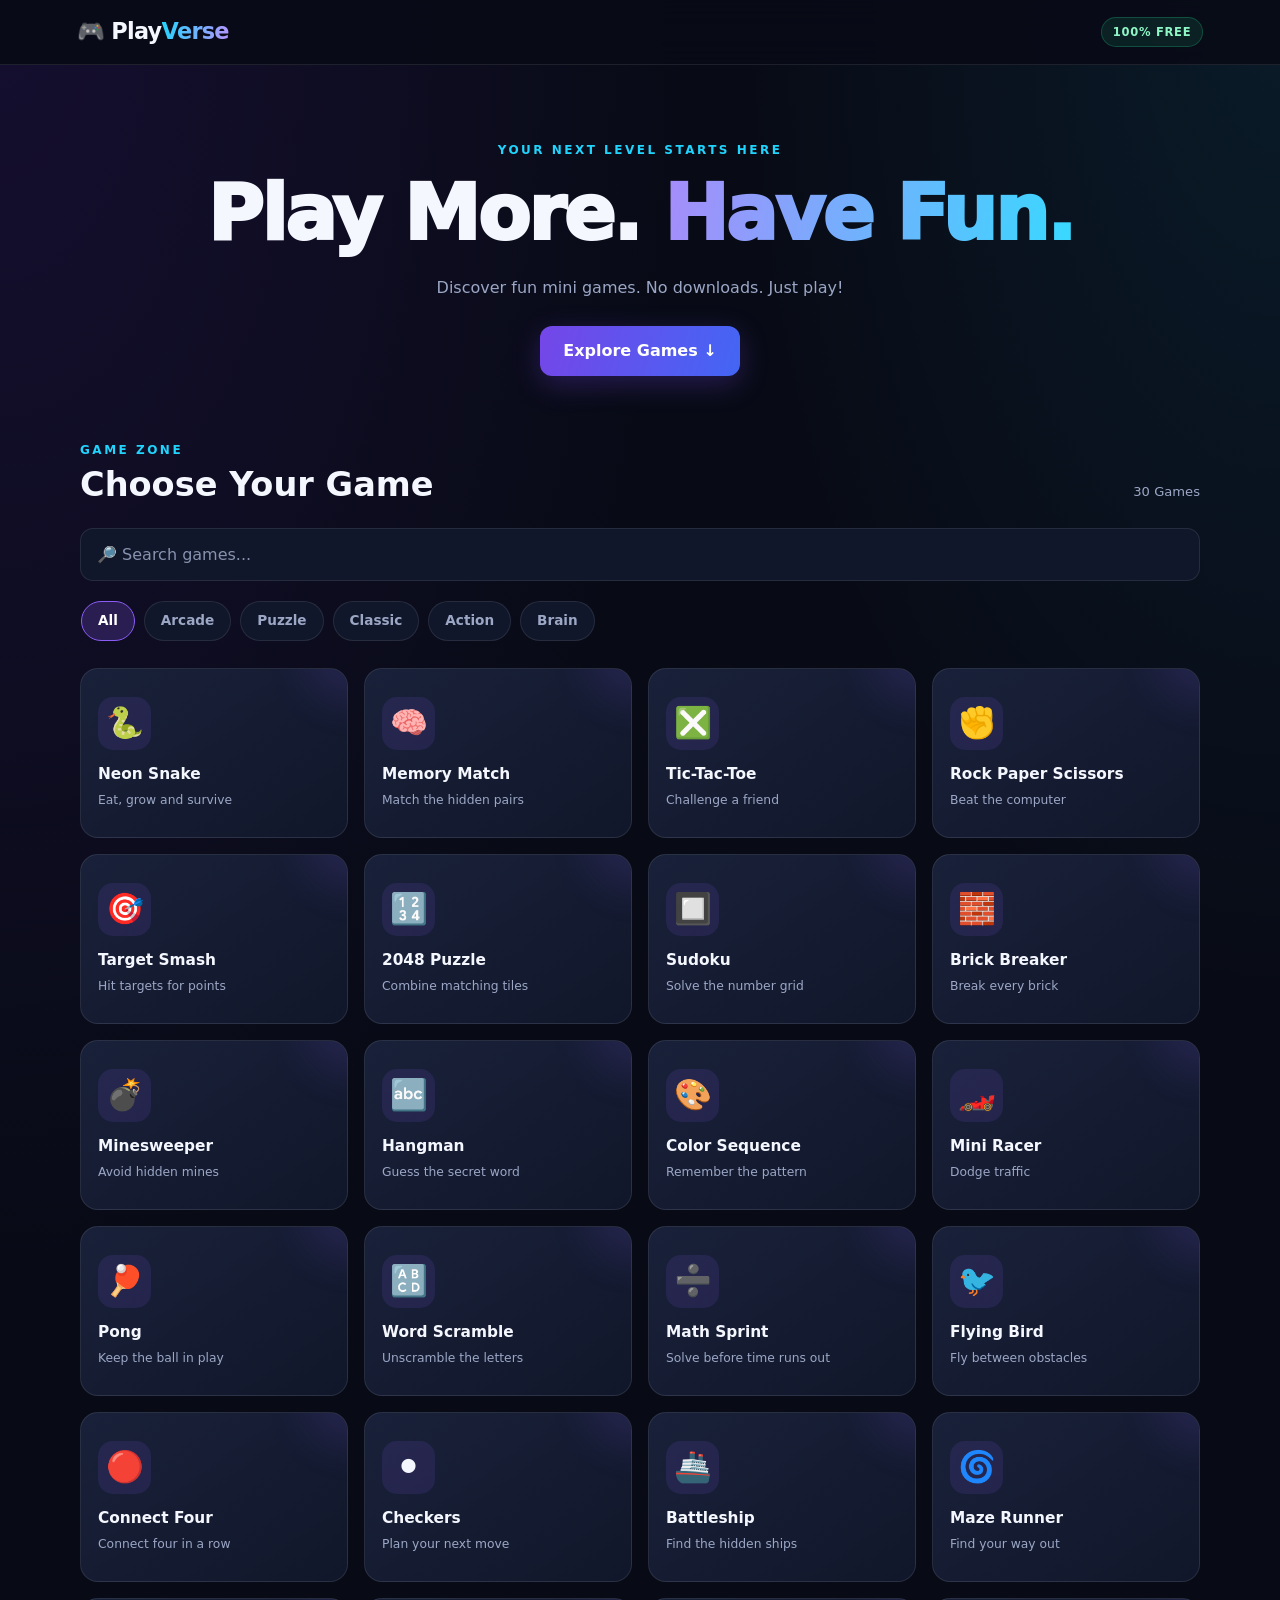
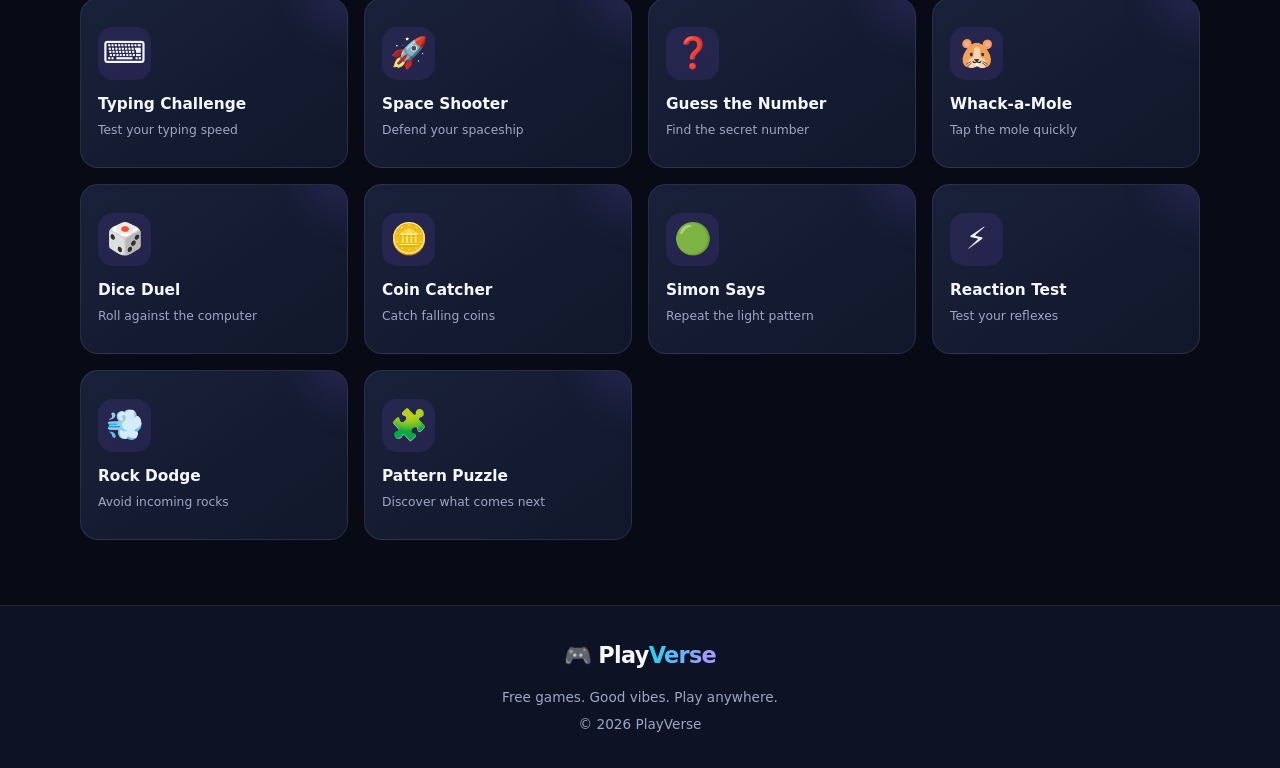
<file: index.html>
<!DOCTYPE html>
<html lang="en">
<head>
  <meta charset="UTF-8">
  <meta name="viewport" content="width=device-width, initial-scale=1.0">
  <meta name="theme-color" content="#080b16">
  <meta name="description" content="PlayVerse — enjoy free online mini games on your phone or computer.">
  <title>PlayVerse - Free Online Games</title>
  <link rel="stylesheet" href="style.css">
</head>
<body>
  <header class="topbar">
    <a href="#" class="logo">🎮 Play<span>Verse</span></a>
    <span class="free-label">100% FREE</span>
  </header>

  <main>
    <section class="hero">
      <p class="eyebrow">YOUR NEXT LEVEL STARTS HERE</p>
      <h1>Play More. <span>Have Fun.</span></h1>
      <p class="hero-text">
        Discover fun mini games. No downloads. Just play!
      </p>
      <a href="#games" class="primary-btn">Explore Games ↓</a>
    </section>

    <section class="games-section" id="games">
      <div class="section-heading">
        <div>
          <p class="eyebrow">GAME ZONE</p>
          <h2>Choose Your Game</h2>
        </div>
        <span id="gameCount">30 Games</span>
      </div>

      <input
        type="search"
        id="gameSearch"
        placeholder="🔎 Search games..."
        aria-label="Search games"
      >

      <nav class="filters" aria-label="Filter games">
        <button class="filter-btn active" data-category="all">All</button>
        <button class="filter-btn" data-category="arcade">Arcade</button>
        <button class="filter-btn" data-category="puzzle">Puzzle</button>
        <button class="filter-btn" data-category="classic">Classic</button>
        <button class="filter-btn" data-category="action">Action</button>
        <button class="filter-btn" data-category="brain">Brain</button>
      </nav>

      <div class="game-grid" id="gameGrid">
        <button class="game-card" data-game="snake" data-category="arcade">
          <span class="game-icon">🐍</span><span class="game-name">Neon Snake</span><span class="game-desc">Eat, grow and survive</span>
        </button>
        <button class="game-card" data-game="memory" data-category="brain">
          <span class="game-icon">🧠</span><span class="game-name">Memory Match</span><span class="game-desc">Match the hidden pairs</span>
        </button>
        <button class="game-card" data-game="ttt" data-category="classic">
          <span class="game-icon">❎</span><span class="game-name">Tic-Tac-Toe</span><span class="game-desc">Challenge a friend</span>
        </button>
        <button class="game-card" data-game="rps" data-category="classic">
          <span class="game-icon">✊</span><span class="game-name">Rock Paper Scissors</span><span class="game-desc">Beat the computer</span>
        </button>
        <button class="game-card" data-game="whack" data-category="arcade">
          <span class="game-icon">🎯</span><span class="game-name">Target Smash</span><span class="game-desc">Hit targets for points</span>
        </button>
        <button class="game-card" data-game="2048" data-category="puzzle">
          <span class="game-icon">🔢</span><span class="game-name">2048 Puzzle</span><span class="game-desc">Combine matching tiles</span>
        </button>
        <button class="game-card" data-game="sudoku" data-category="brain">
          <span class="game-icon">🔲</span><span class="game-name">Sudoku</span><span class="game-desc">Solve the number grid</span>
        </button>
        <button class="game-card" data-game="brick" data-category="arcade">
          <span class="game-icon">🧱</span><span class="game-name">Brick Breaker</span><span class="game-desc">Break every brick</span>
        </button>
        <button class="game-card" data-game="mines" data-category="puzzle">
          <span class="game-icon">💣</span><span class="game-name">Minesweeper</span><span class="game-desc">Avoid hidden mines</span>
        </button>
        <button class="game-card" data-game="hangman" data-category="brain">
          <span class="game-icon">🔤</span><span class="game-name">Hangman</span><span class="game-desc">Guess the secret word</span>
        </button>
        <button class="game-card" data-game="sequence" data-category="brain">
          <span class="game-icon">🎨</span><span class="game-name">Color Sequence</span><span class="game-desc">Remember the pattern</span>
        </button>
        <button class="game-card" data-game="racer" data-category="action">
          <span class="game-icon">🏎️</span><span class="game-name">Mini Racer</span><span class="game-desc">Dodge traffic</span>
        </button>
        <button class="game-card" data-game="pong" data-category="classic">
          <span class="game-icon">🏓</span><span class="game-name">Pong</span><span class="game-desc">Keep the ball in play</span>
        </button>
        <button class="game-card" data-game="scramble" data-category="brain">
          <span class="game-icon">🔠</span><span class="game-name">Word Scramble</span><span class="game-desc">Unscramble the letters</span>
        </button>
        <button class="game-card" data-game="math" data-category="brain">
          <span class="game-icon">➗</span><span class="game-name">Math Sprint</span><span class="game-desc">Solve before time runs out</span>
        </button>
        <button class="game-card" data-game="bird" data-category="arcade">
          <span class="game-icon">🐦</span><span class="game-name">Flying Bird</span><span class="game-desc">Fly between obstacles</span>
        </button>
        <button class="game-card" data-game="connect4" data-category="classic">
          <span class="game-icon">🔴</span><span class="game-name">Connect Four</span><span class="game-desc">Connect four in a row</span>
        </button>
        <button class="game-card" data-game="checkers" data-category="classic">
          <span class="game-icon">⚫</span><span class="game-name">Checkers</span><span class="game-desc">Plan your next move</span>
        </button>
        <button class="game-card" data-game="battleship" data-category="strategy">
          <span class="game-icon">🚢</span><span class="game-name">Battleship</span><span class="game-desc">Find the hidden ships</span>
        </button>
        <button class="game-card" data-game="maze" data-category="puzzle">
          <span class="game-icon">🌀</span><span class="game-name">Maze Runner</span><span class="game-desc">Find your way out</span>
        </button>
        <button class="game-card" data-game="typing" data-category="brain">
          <span class="game-icon">⌨️</span><span class="game-name">Typing Challenge</span><span class="game-desc">Test your typing speed</span>
        </button>
        <button class="game-card" data-game="space" data-category="action">
          <span class="game-icon">🚀</span><span class="game-name">Space Shooter</span><span class="game-desc">Defend your spaceship</span>
        </button>
        <button class="game-card" data-game="guess" data-category="classic">
          <span class="game-icon">❓</span><span class="game-name">Guess the Number</span><span class="game-desc">Find the secret number</span>
        </button>
        <button class="game-card" data-game="mole" data-category="arcade">
          <span class="game-icon">🐹</span><span class="game-name">Whack-a-Mole</span><span class="game-desc">Tap the mole quickly</span>
        </button>
        <button class="game-card" data-game="dice" data-category="classic">
          <span class="game-icon">🎲</span><span class="game-name">Dice Duel</span><span class="game-desc">Roll against the computer</span>
        </button>
        <button class="game-card" data-game="coins" data-category="arcade">
          <span class="game-icon">🪙</span><span class="game-name">Coin Catcher</span><span class="game-desc">Catch falling coins</span>
        </button>
        <button class="game-card" data-game="simon" data-category="brain">
          <span class="game-icon">🟢</span><span class="game-name">Simon Says</span><span class="game-desc">Repeat the light pattern</span>
        </button>
        <button class="game-card" data-game="reaction" data-category="arcade">
          <span class="game-icon">⚡</span><span class="game-name">Reaction Test</span><span class="game-desc">Test your reflexes</span>
        </button>
        <button class="game-card" data-game="dodge" data-category="action">
          <span class="game-icon">💨</span><span class="game-name">Rock Dodge</span><span class="game-desc">Avoid incoming rocks</span>
        </button>
        <button class="game-card" data-game="pattern" data-category="puzzle">
          <span class="game-icon">🧩</span><span class="game-name">Pattern Puzzle</span><span class="game-desc">Discover what comes next</span>
        </button>
      </div>

      <p id="noResults" hidden>No games found. Try another search.</p>
    </section>

    <section class="play-section" id="playArea" hidden>
      <div class="play-heading">
        <h2 id="gameTitle">Game</h2>
        <button id="closeGame" type="button">✕ Close</button>
      </div>
      <div id="gameStage">
        <p>Select a game to start playing.</p>
      </div>
    </section>
  </main>

  <footer>
    <a href="#" class="logo">🎮 Play<span>Verse</span></a>
    <p>Free games. Good vibes. Play anywhere.</p>
    <p>© <span id="year">2026</span> PlayVerse</p>
  </footer>

  <script src="app.js"></script>
</body>
</html>
</file>
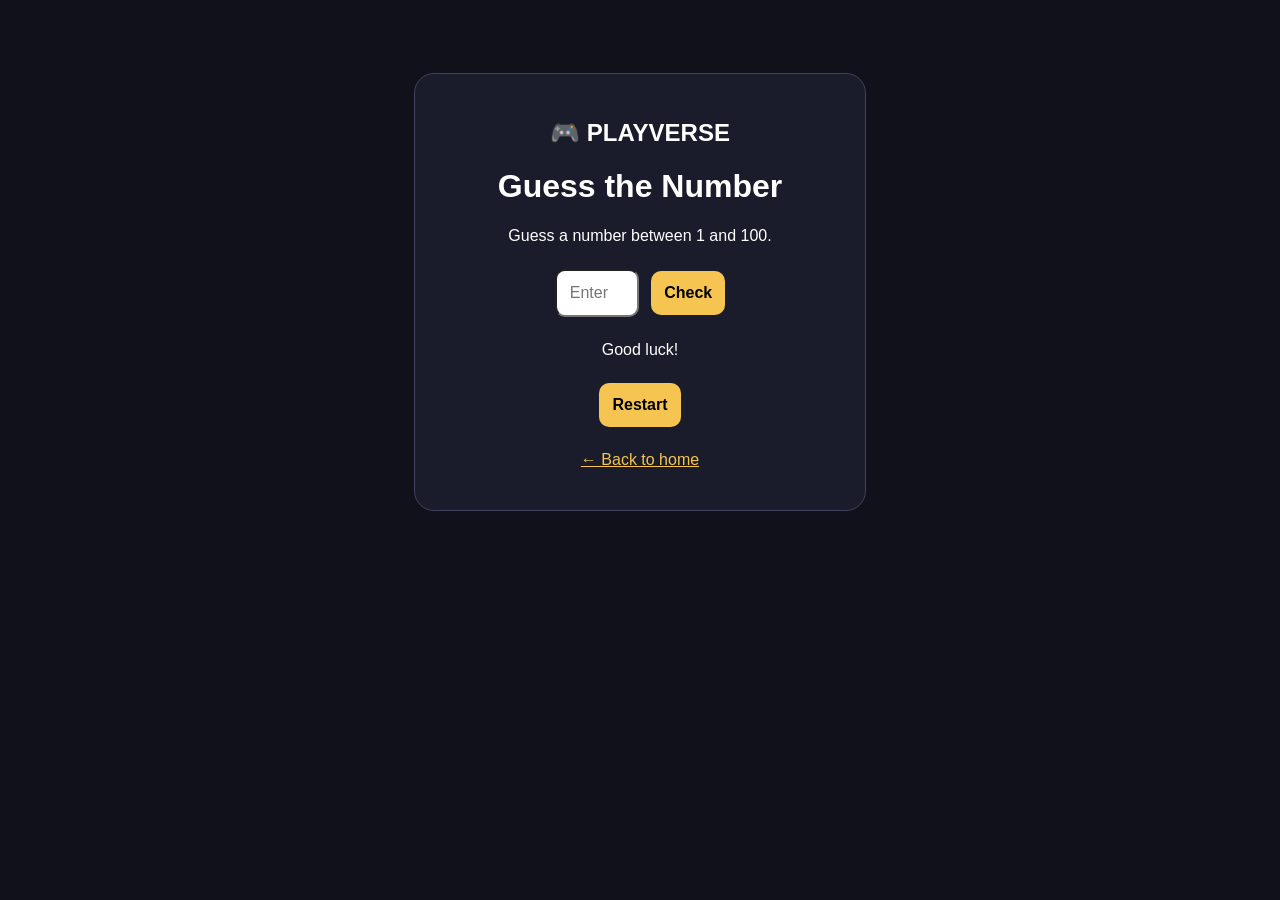
<file: games/guess.html>
<!DOCTYPE html>
<html lang="en">
<head>
  <meta charset="UTF-8">
  <meta name="viewport" content="width=device-width, initial-scale=1">
  <title>Guess the Number | PlayVerse</title>
  <style>
    body {
      background: #10111b;
      color: white;
      font-family: Arial, sans-serif;
      text-align: center;
      padding: 25px 15px;
    }
    main {
      max-width: 400px;
      margin: 40px auto;
      padding: 25px;
      background: #1b1c2b;
      border: 1px solid #44415e;
      border-radius: 20px;
    }
    input, button {
      padding: 13px;
      margin: 8px 4px;
      border-radius: 10px;
      font-size: 16px;
    }
    button {
      background: #f5c451;
      border: none;
      font-weight: bold;
    }
    a { color: #f5c451; }
  </style>
</head>
<body>
  <main>
    <h2>🎮 PLAYVERSE</h2>
    <h1>Guess the Number</h1>
    <p>Guess a number between 1 and 100.</p>
    <input id="guess" type="number" min="1" max="100"
      placeholder="Enter your guess">
    <button id="check">Check</button>
    <p id="result">Good luck!</p>
    <button id="restart">Restart</button>
    <p><a href="../index.html">← Back to home</a></p>
  </main>
  <script>
    let answer;

    function reset() {
      answer = Math.floor(Math.random() * 100) + 1;
      document.getElementById("guess").value = "";
      document.getElementById("result").textContent = "Good luck!";
    }

    document.getElementById("check").onclick = () => {
      const value = Number(document.getElementById("guess").value);
      const result = document.getElementById("result");

      if (!value || value < 1 || value > 100) {
        result.textContent = "Enter a number from 1 to 100.";
      } else if (value === answer) {
        result.textContent = "🎉 Correct! You won!";
      } else {
        result.textContent = value < answer
          ? "Too low! Try again."
          : "Too high! Try again.";
      }
    };

    document.getElementById("restart").onclick = reset;
    reset();
  </script>
</body>
</html>
</file>
<file: style.css>
/* ==================================
   PLAYVERSE - PREMIUM GAMING DESIGN
   File: style.css
================================== */

:root {
  --bg: #080b16;
  --surface: #11172a;
  --surface-light: #19213a;
  --text: #f5f7ff;
  --muted: #9ba7c5;
  --accent: #8b5cf6;
  --accent-2: #21d4fd;
  --border: rgba(255, 255, 255, 0.09);
  --radius: 18px;
}

* {
  box-sizing: border-box;
  margin: 0;
  padding: 0;
}

html {
  scroll-behavior: smooth;
  scroll-padding-top: 80px;
}

body {
  min-height: 100vh;
  background:
    radial-gradient(ellipse at top left, rgba(91, 33, 182, 0.16), transparent 38%),
    radial-gradient(ellipse at top right, rgba(33, 212, 253, 0.08), transparent 30%),
    var(--bg);
  color: var(--text);
  font-family: system-ui, -apple-system, BlinkMacSystemFont, "Segoe UI", sans-serif;
  line-height: 1.6;
}

button,
input {
  font: inherit;
}

button,
a {
  -webkit-tap-highlight-color: transparent;
}

a {
  color: inherit;
  text-decoration: none;
}

button {
  cursor: pointer;
}

/* TOP NAVIGATION */

.topbar {
  position: sticky;
  top: 0;
  z-index: 100;
  display: flex;
  align-items: center;
  justify-content: space-between;
  gap: 12px;
  padding: 14px 6%;
  background: rgba(8, 11, 22, 0.88);
  border-bottom: 1px solid var(--border);
  backdrop-filter: blur(16px);
}

.logo {
  font-size: 1.4rem;
  font-weight: 900;
  letter-spacing: -0.7px;
  white-space: nowrap;
}

.logo span {
  background: linear-gradient(100deg, var(--accent-2), #b794ff);
  color: transparent;
  background-clip: text;
  -webkit-background-clip: text;
}

.free-label {
  color: #8ef7c5;
  background: rgba(38, 220, 144, 0.1);
  border: 1px solid rgba(38, 220, 144, 0.25);
  border-radius: 30px;
  padding: 5px 11px;
  font-size: 0.72rem;
  font-weight: 800;
  letter-spacing: 0.7px;
}

/* HERO */

.hero {
  max-width: 1000px;
  margin: auto;
  padding: 76px 20px 65px;
  text-align: center;
  animation: fadeUp 0.7s ease both;
}

.eyebrow {
  color: var(--accent-2);
  font-size: 0.75rem;
  font-weight: 800;
  letter-spacing: 2.5px;
  margin-bottom: 12px;
}

.hero h1 {
  font-size: clamp(2.4rem, 7vw, 4.8rem);
  font-weight: 950;
  letter-spacing: -2.5px;
  line-height: 1.1;
}

.hero h1 span {
  background: linear-gradient(100deg, #a78bfa, #38d9ff);
  background-clip: text;
  -webkit-background-clip: text;
  color: transparent;
}

.hero-text {
  color: var(--muted);
  max-width: 470px;
  margin: 18px auto 26px;
  font-size: 1rem;
}

.primary-btn {
  display: inline-flex;
  align-items: center;
  justify-content: center;
  min-height: 48px;
  padding: 12px 23px;
  border-radius: 12px;
  color: white;
  font-weight: 800;
  background: linear-gradient(105deg, #7546e8, #4366f5);
  box-shadow: 0 8px 28px rgba(117, 70, 232, 0.28);
  transition: transform 0.2s ease, box-shadow 0.2s ease;
}

.primary-btn:hover {
  transform: translateY(-3px);
  box-shadow: 0 12px 32px rgba(117, 70, 232, 0.4);
}

/* GAMES SECTION */

.games-section,
.play-section {
  width: min(1120px, 90%);
  margin: 0 auto 65px;
}

.section-heading {
  display: flex;
  align-items: end;
  justify-content: space-between;
  gap: 15px;
  margin-bottom: 22px;
}

.section-heading .eyebrow {
  margin-bottom: 4px;
}

.section-heading h2,
.play-heading h2 {
  font-size: clamp(1.55rem, 4vw, 2.1rem);
  line-height: 1.25;
  font-weight: 850;
}

#gameCount {
  color: var(--muted);
  font-size: 0.82rem;
  white-space: nowrap;
  padding-bottom: 4px;
}

/* SEARCH */

#gameSearch {
  display: block;
  width: 100%;
  min-height: 50px;
  padding: 13px 16px;
  margin-bottom: 18px;
  background: var(--surface);
  color: var(--text);
  border: 1px solid var(--border);
  border-radius: 13px;
  outline: none;
  transition: border-color 0.2s, box-shadow 0.2s;
}

#gameSearch::placeholder {
  color: #8792af;
}

#gameSearch:focus {
  border-color: var(--accent);
  box-shadow: 0 0 0 3px rgba(139, 92, 246, 0.15);
}

/* CATEGORY FILTERS */

.filters {
  display: flex;
  gap: 9px;
  overflow-x: auto;
  padding: 2px 1px 14px;
  margin-bottom: 13px;
  scrollbar-width: thin;
}

.filter-btn {
  flex: 0 0 auto;
  padding: 8px 16px;
  color: var(--muted);
  background: var(--surface);
  border: 1px solid var(--border);
  border-radius: 30px;
  font-size: 0.85rem;
  font-weight: 700;
  transition: all 0.2s ease;
}

.filter-btn:hover,
.filter-btn.active {
  color: white;
  background: rgba(139, 92, 246, 0.22);
  border-color: var(--accent);
}

/* GAME CARDS */

.game-grid {
  display: grid;
  grid-template-columns: repeat(4, minmax(0, 1fr));
  gap: 16px;
}

.game-card {
  position: relative;
  display: flex;
  min-width: 0;
  min-height: 170px;
  flex-direction: column;
  align-items: flex-start;
  justify-content: center;
  padding: 20px 17px;
  text-align: left;
  color: var(--text);
  background: linear-gradient(145deg, var(--surface-light), var(--surface));
  border: 1px solid var(--border);
  border-radius: var(--radius);
  overflow: hidden;
  transition:
    transform 0.22s ease,
    border-color 0.22s ease,
    box-shadow 0.22s ease;
  animation: fadeUp 0.5s ease both;
}

.game-card::before {
  content: "";
  position: absolute;
  width: 100px;
  height: 100px;
  top: -65px;
  right: -55px;
  background: var(--accent);
  opacity: 0.13;
  filter: blur(20px);
  border-radius: 50%;
  pointer-events: none;
}

.game-card:hover {
  transform: translateY(-5px);
  border-color: rgba(139, 92, 246, 0.7);
  box-shadow: 0 12px 28px rgba(0, 0, 0, 0.25);
}

.game-card:active {
  transform: scale(0.98);
}

.game-icon {
  display: grid;
  place-items: center;
  width: 53px;
  height: 53px;
  margin-bottom: 14px;
  border-radius: 15px;
  background: rgba(139, 92, 246, 0.12);
  font-size: 1.9rem;
}

.game-name {
  width: 100%;
  font-size: 0.96rem;
  font-weight: 850;
  line-height: 1.4;
  overflow-wrap: anywhere;
}

.game-desc {
  margin-top: 5px;
  color: var(--muted);
  font-size: 0.77rem;
  line-height: 1.5;
}

.game-card[hidden],
[hidden] {
  display: none !important;
}

#noResults {
  color: var(--muted);
  padding: 35px 10px;
  text-align: center;
}

/* PLAY AREA */

.play-section {
  padding: 24px;
  background: var(--surface);
  border: 1px solid var(--border);
  border-radius: 22px;
  animation: fadeUp 0.35s ease both;
}

.play-heading {
  display: flex;
  align-items: center;
  justify-content: space-between;
  flex-wrap: wrap;
  gap: 15px;
  padding-bottom: 18px;
  margin-bottom: 20px;
  border-bottom: 1px solid var(--border);
}

#closeGame {
  padding: 9px 14px;
  color: var(--text);
  background: var(--surface-light);
  border: 1px solid var(--border);
  border-radius: 10px;
  font-weight: 700;
}

#closeGame:hover {
  border-color: var(--accent);
}

#gameStage {
  min-height: 220px;
  color: var(--text);
}

#gameStage button,
#gameStage input,
#gameStage select {
  max-width: 100%;
}

#gameStage button {
  padding: 10px 15px;
  color: white;
  background: linear-gradient(105deg, #7546e8, #4366f5);
  border: 0;
  border-radius: 10px;
  font-weight: 750;
}

#gameStage button:disabled {
  opacity: 0.5;
  cursor: not-allowed;
}

#gameStage input,
#gameStage select {
  padding: 10px;
  color: var(--text);
  background: var(--bg);
  border: 1px solid var(--border);
  border-radius: 9px;
}

#gameStage p {
  margin-bottom: 12px;
}

#gameStage .game-message {
  color: var(--accent-2);
  font-weight: 800;
  margin: 15px 0;
}

/* FOOTER */

footer {
  padding: 32px 20px;
  text-align: center;
  background: rgba(17, 23, 42, 0.7);
  border-top: 1px solid var(--border);
}

footer .logo {
  display: inline-block;
  margin-bottom: 8px;
}

footer p {
  color: var(--muted);
  font-size: 0.85rem;
  margin-top: 5px;
}

/* ANIMATIONS */

@keyframes fadeUp {
  from {
    opacity: 0;
    transform: translateY(14px);
  }

  to {
    opacity: 1;
    transform: translateY(0);
  }
}

/* TABLETS */

@media (max-width: 900px) {
  .game-grid {
    grid-template-columns: repeat(3, minmax(0, 1fr));
    gap: 13px;
  }

  .game-card {
    min-height: 160px;
    padding: 16px;
  }
}

/* ANDROID PHONES */

@media (max-width: 600px) {
  .topbar {
    padding: 12px 5%;
  }

  .logo {
    font-size: 1.2rem;
  }

  .hero {
    padding: 58px 18px 48px;
  }

  .hero h1 {
    letter-spacing: -1.5px;
  }

  .hero-text {
    font-size: 0.93rem;
  }

  .games-section,
  .play-section {
    width: 92%;
  }

  .section-heading {
    align-items: center;
  }

  .section-heading h2 {
    font-size: 1.45rem;
  }

  .game-grid {
    grid-template-columns: repeat(2, minmax(0, 1fr));
    gap: 11px;
  }

  .game-card {
    min-height: 150px;
    padding: 14px 12px;
    border-radius: 15px;
  }

  .game-icon {
    width: 45px;
    height: 45px;
    font-size: 1.6rem;
    margin-bottom: 11px;
  }

  .game-name {
    font-size: 0.88rem;
  }

  .game-desc {
    font-size: 0.72rem;
  }

  .play-section {
    padding: 17px;
  }

  #gameStage {
    min-height: 180px;
  }
}

/* SMALL PHONES */

@media (max-width: 350px) {
  .free-label {
    font-size: 0.63rem;
    padding: 4px 7px;
  }

  .game-grid {
    gap: 8px;
  }

  .game-card {
    padding: 11px 9px;
  }

  .game-name {
    font-size: 0.81rem;
  }
}

/* ACCESSIBILITY */

button:focus-visible,
a:focus-visible,
input:focus-visible {
  outline: 2px solid var(--accent-2);
  outline-offset: 3px;
}

@media (prefers-reduced-motion: reduce) {
  *,
  *::before,
  *::after {
    scroll-behavior: auto !important;
    animation-duration: 0.01ms !important;
    animation-iteration-count: 1 !important;
    transition-duration: 0.01ms !important;
  }
}
</file>
